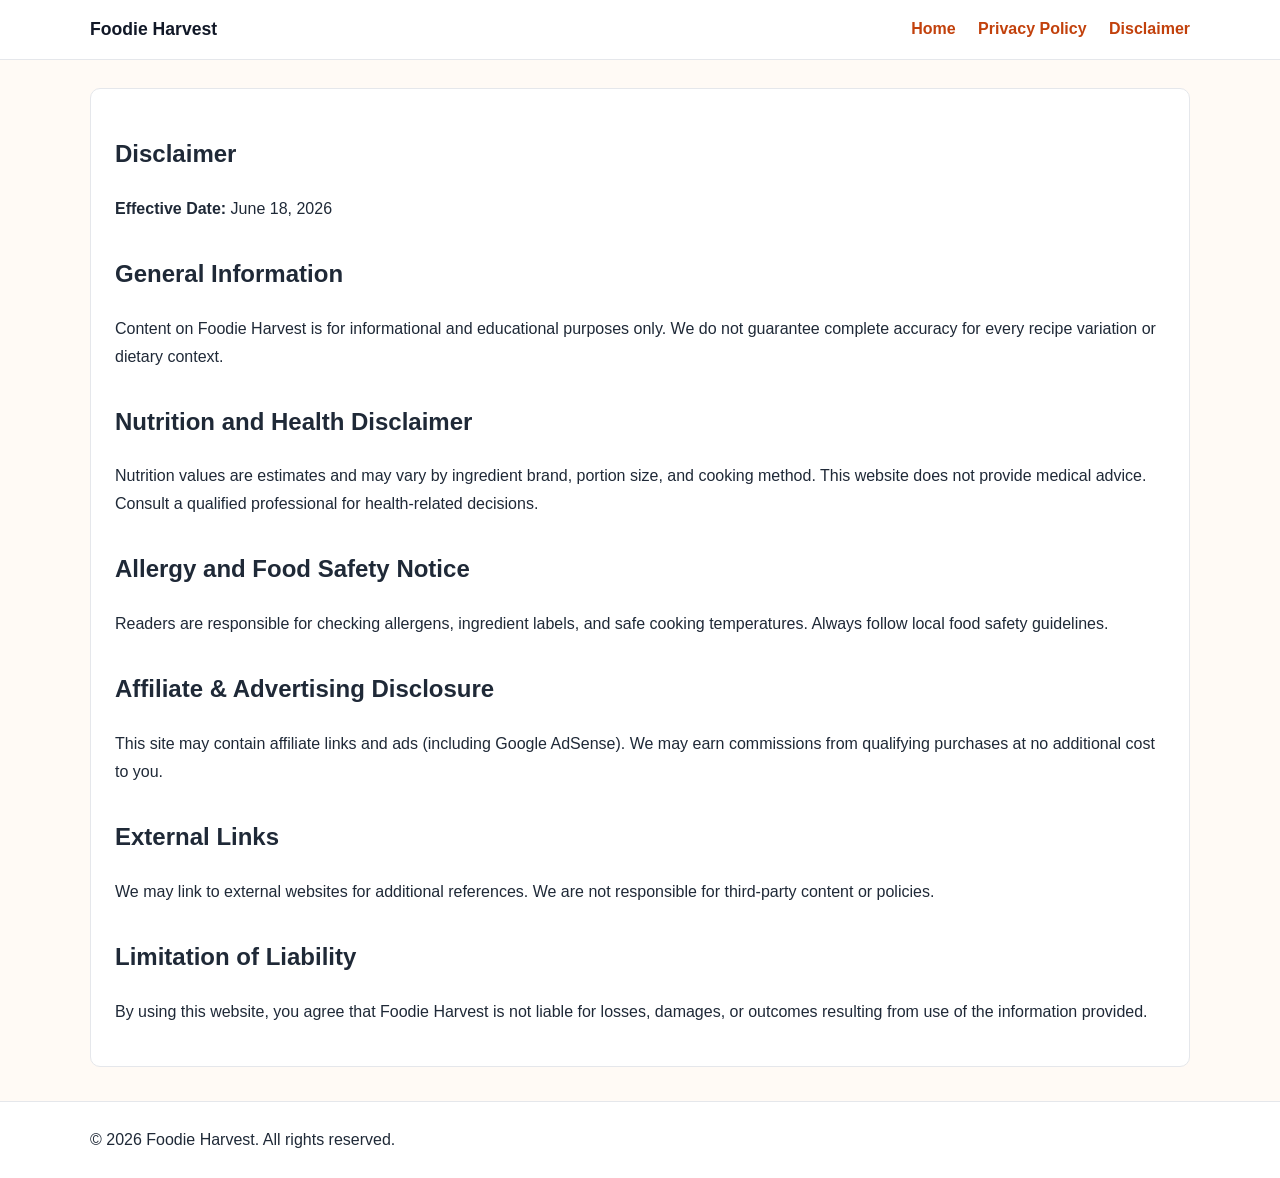
<file: public/disclaimer.html>
<!DOCTYPE html>
<html lang="en">
<head>
  <meta charset="UTF-8" />
  <meta name="viewport" content="width=device-width, initial-scale=1.0" />
  <title>Disclaimer | Foodie Harvest</title>
  <meta name="description" content="Disclaimer for Foodie Harvest." />
  <meta name="robots" content="index, follow" />
  <link rel="canonical" href="https://example.com/disclaimer.html" />
  <link rel="stylesheet" href="style.css" />
</head>
<body>
  <header class="site-header">
    <div class="container header-wrap">
      <a class="logo" href="index.html">Foodie Harvest</a>
      <nav aria-label="Main Navigation">
        <a href="index.html">Home</a>
        <a href="privacy-policy.html">Privacy Policy</a>
        <a href="disclaimer.html">Disclaimer</a>
      </nav>
    </div>
  </header>

  <main class="container">
    <article class="page">
      <h1>Disclaimer</h1>
      <p><strong>Effective Date:</strong> June 18, 2026</p>

      <h2>General Information</h2>
      <p>
        Content on Foodie Harvest is for informational and educational purposes only.
        We do not guarantee complete accuracy for every recipe variation or dietary context.
      </p>

      <h2>Nutrition and Health Disclaimer</h2>
      <p>
        Nutrition values are estimates and may vary by ingredient brand, portion size, and cooking method.
        This website does not provide medical advice. Consult a qualified professional for health-related decisions.
      </p>

      <h2>Allergy and Food Safety Notice</h2>
      <p>
        Readers are responsible for checking allergens, ingredient labels, and safe cooking temperatures.
        Always follow local food safety guidelines.
      </p>

      <h2>Affiliate & Advertising Disclosure</h2>
      <p>
        This site may contain affiliate links and ads (including Google AdSense).
        We may earn commissions from qualifying purchases at no additional cost to you.
      </p>

      <h2>External Links</h2>
      <p>
        We may link to external websites for additional references. We are not responsible for third-party content or policies.
      </p>

      <h2>Limitation of Liability</h2>
      <p>
        By using this website, you agree that Foodie Harvest is not liable for losses, damages, or outcomes
        resulting from use of the information provided.
      </p>
    </article>
  </main>

  <footer class="site-footer">
    <div class="container">
      <p>© 2026 Foodie Harvest. All rights reserved.</p>
    </div>
  </footer>
</body>
</html>
</file>
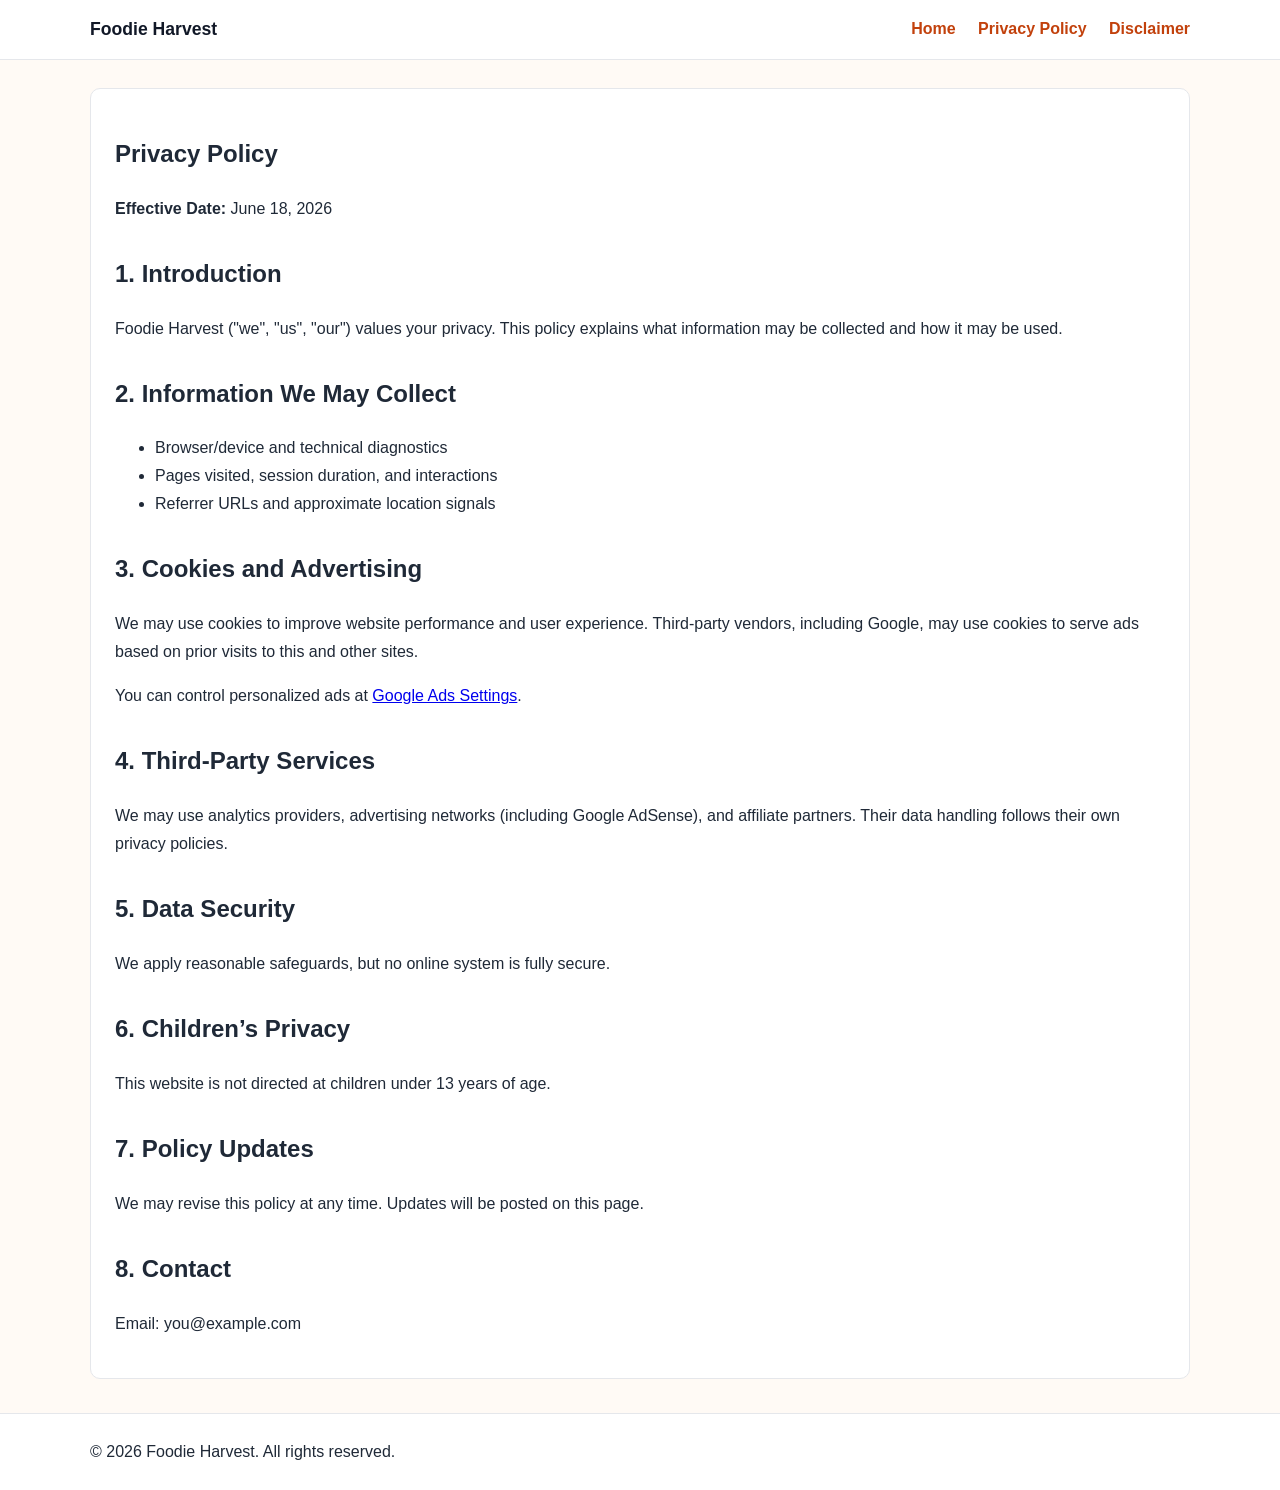
<file: public/privacy-policy.html>
<!DOCTYPE html>
<html lang="en">
<head>
  <meta charset="UTF-8" />
  <meta name="viewport" content="width=device-width, initial-scale=1.0" />
  <title>Privacy Policy | Foodie Harvest</title>
  <meta name="description" content="Privacy Policy for Foodie Harvest." />
  <meta name="robots" content="index, follow" />
  <link rel="canonical" href="https://example.com/privacy-policy.html" />
  <link rel="stylesheet" href="style.css" />
</head>
<body>
  <header class="site-header">
    <div class="container header-wrap">
      <a class="logo" href="index.html">Foodie Harvest</a>
      <nav aria-label="Main Navigation">
        <a href="index.html">Home</a>
        <a href="privacy-policy.html">Privacy Policy</a>
        <a href="disclaimer.html">Disclaimer</a>
      </nav>
    </div>
  </header>

  <main class="container">
    <article class="page">
      <h1>Privacy Policy</h1>
      <p><strong>Effective Date:</strong> June 18, 2026</p>

      <h2>1. Introduction</h2>
      <p>
        Foodie Harvest ("we", "us", "our") values your privacy.
        This policy explains what information may be collected and how it may be used.
      </p>

      <h2>2. Information We May Collect</h2>
      <ul>
        <li>Browser/device and technical diagnostics</li>
        <li>Pages visited, session duration, and interactions</li>
        <li>Referrer URLs and approximate location signals</li>
      </ul>

      <h2>3. Cookies and Advertising</h2>
      <p>
        We may use cookies to improve website performance and user experience.
        Third-party vendors, including Google, may use cookies to serve ads based on prior visits to this and other sites.
      </p>
      <p>
        You can control personalized ads at
        <a href="https://www.google.com/settings/ads" target="_blank" rel="nofollow noopener">Google Ads Settings</a>.
      </p>

      <h2>4. Third-Party Services</h2>
      <p>
        We may use analytics providers, advertising networks (including Google AdSense), and affiliate partners.
        Their data handling follows their own privacy policies.
      </p>

      <h2>5. Data Security</h2>
      <p>We apply reasonable safeguards, but no online system is fully secure.</p>

      <h2>6. Children’s Privacy</h2>
      <p>This website is not directed at children under 13 years of age.</p>

      <h2>7. Policy Updates</h2>
      <p>We may revise this policy at any time. Updates will be posted on this page.</p>

      <h2>8. Contact</h2>
      <p>Email: you@example.com</p>
    </article>
  </main>

  <footer class="site-footer">
    <div class="container">
      <p>© 2026 Foodie Harvest. All rights reserved.</p>
    </div>
  </footer>
</body>
</html>
</file>
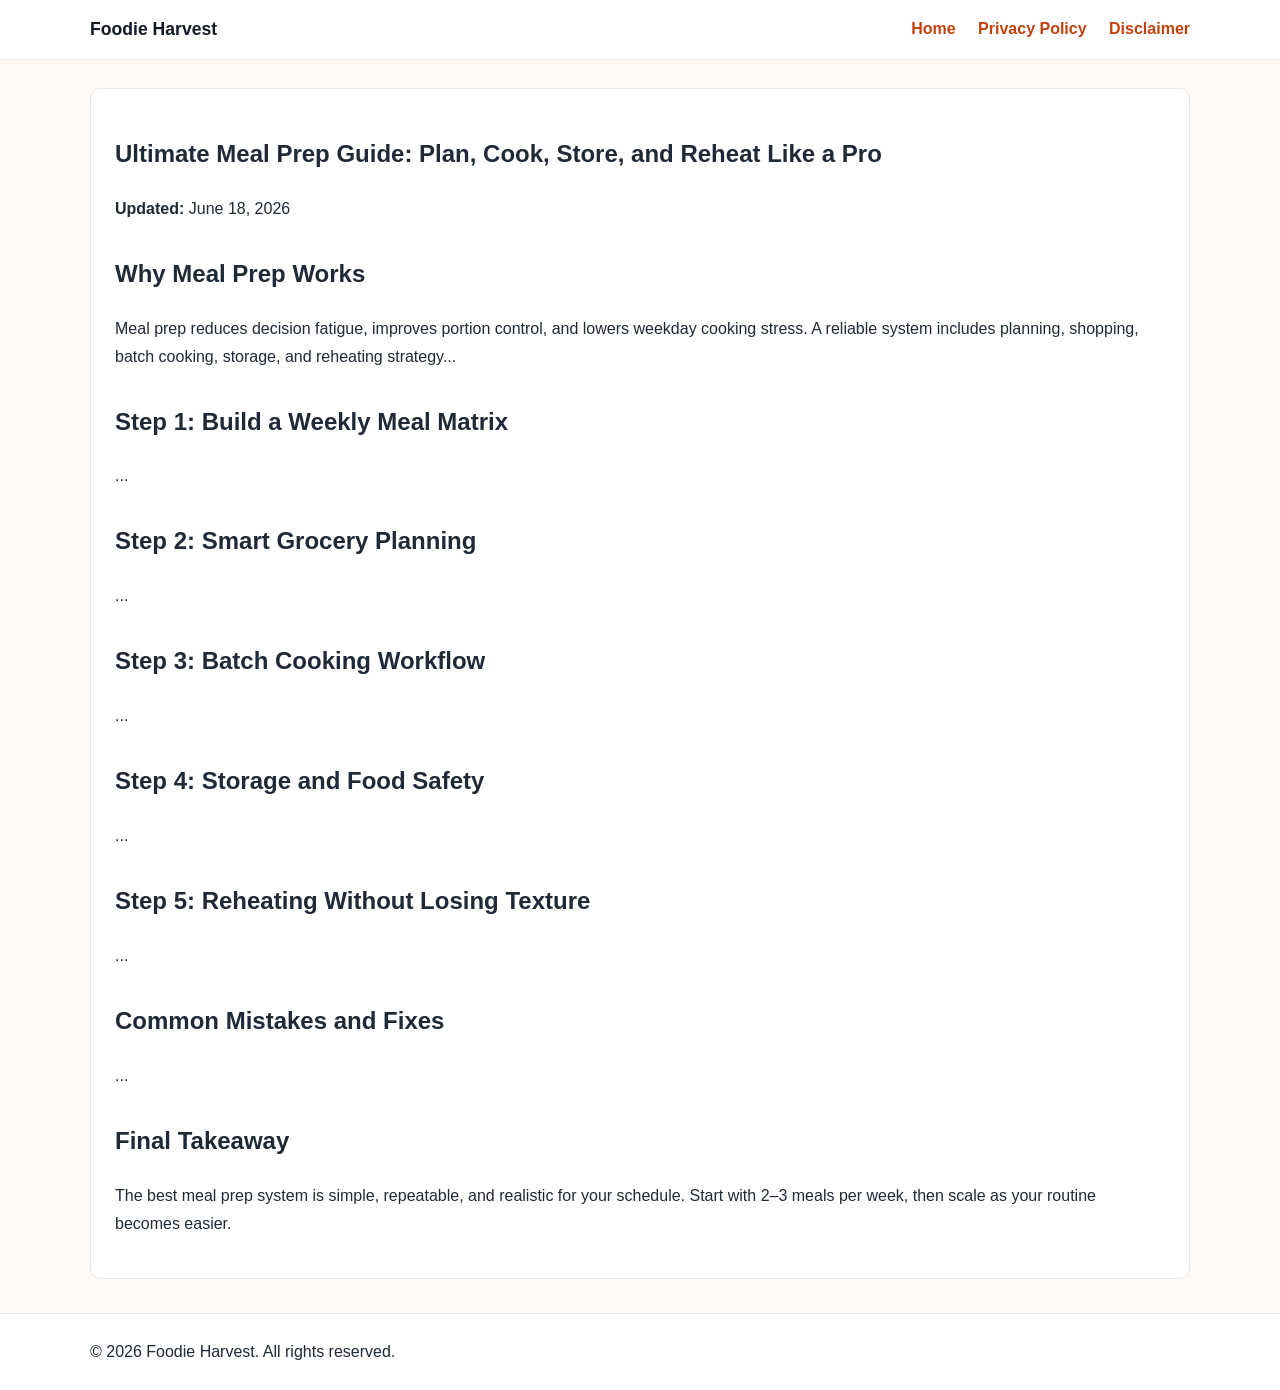
<file: public/articles/ultimate-meal-prep-guide.html>
<!DOCTYPE html>
<html lang="en">
<head>
  <meta charset="UTF-8" />
  <meta name="viewport" content="width=device-width, initial-scale=1.0" />
  <title>Ultimate Meal Prep Guide | Foodie Harvest</title>
  <meta name="description" content="A complete long-form meal prep guide covering planning, batch cooking, storage safety, reheating, and weekly execution." />
  <meta name="robots" content="index, follow" />
  <link rel="canonical" href="https://example.com/articles/ultimate-meal-prep-guide.html" />
  <link rel="stylesheet" href="../style.css" />
</head>
<body>
  <header class="site-header">
    <div class="container header-wrap">
      <a class="logo" href="../index.html">Foodie Harvest</a>
      <nav aria-label="Main Navigation">
        <a href="../index.html">Home</a>
        <a href="../privacy-policy.html">Privacy Policy</a>
        <a href="../disclaimer.html">Disclaimer</a>
      </nav>
    </div>
  </header>

  <main class="container">
    <article class="page">
      <h1>Ultimate Meal Prep Guide: Plan, Cook, Store, and Reheat Like a Pro</h1>
      <p><strong>Updated:</strong> June 18, 2026</p>

      <h2>Why Meal Prep Works</h2>
      <p>
        Meal prep reduces decision fatigue, improves portion control, and lowers weekday cooking stress.
        A reliable system includes planning, shopping, batch cooking, storage, and reheating strategy...
      </p>

      <h2>Step 1: Build a Weekly Meal Matrix</h2>
      <p>...</p>

      <h2>Step 2: Smart Grocery Planning</h2>
      <p>...</p>

      <h2>Step 3: Batch Cooking Workflow</h2>
      <p>...</p>

      <h2>Step 4: Storage and Food Safety</h2>
      <p>...</p>

      <h2>Step 5: Reheating Without Losing Texture</h2>
      <p>...</p>

      <h2>Common Mistakes and Fixes</h2>
      <p>...</p>

      <h2>Final Takeaway</h2>
      <p>
        The best meal prep system is simple, repeatable, and realistic for your schedule.
        Start with 2–3 meals per week, then scale as your routine becomes easier.
      </p>
    </article>
  </main>

  <footer class="site-footer">
    <div class="container">
      <p>© 2026 Foodie Harvest. All rights reserved.</p>
    </div>
  </footer>
</body>
</html>
</file>
<file: public/style.css>
:root{
  --bg:#fffaf5;
  --surface:#ffffff;
  --text:#1f2937;
  --muted:#6b7280;
  --accent:#c2410c;
  --border:#e5e7eb;
}

*{box-sizing:border-box}
html,body{margin:0;padding:0}

body{
  font-family: Arial, Helvetica, sans-serif;
  color:var(--text);
  background:var(--bg);
  line-height:1.75;
}

.container{
  width:min(1100px,92%);
  margin:0 auto;
}

.site-header{
  background:#fff;
  border-bottom:1px solid var(--border);
}
.header-wrap{
  display:flex;
  justify-content:space-between;
  align-items:center;
  padding:14px 0;
}

.logo{
  text-decoration:none;
  color:#111827;
  font-size:1.1rem;
  font-weight:700;
}

nav a{
  text-decoration:none;
  color:var(--accent);
  font-weight:600;
  margin-left:18px;
}
nav a:hover{ text-decoration:underline; }

.hero{
  padding:34px 0 8px;
}
.hero h1{
  margin:0 0 8px;
  line-height:1.2;
}
.hero p{
  margin:0;
  color:var(--muted);
}

h2{ margin-top:30px; }

.grid{
  display:grid;
  grid-template-columns:repeat(auto-fit,minmax(260px,1fr));
  gap:16px;
}
.card{
  background:var(--surface);
  border:1px solid var(--border);
  border-radius:10px;
  padding:16px;
}
.card h3{
  margin-top:0;
  line-height:1.35;
}
.card a{
  color:#111827;
  text-decoration:none;
}
.card a:hover{
  color:var(--accent);
  text-decoration:underline;
}

.trust-box ul{
  background:var(--surface);
  border:1px solid var(--border);
  border-radius:10px;
  padding:16px 24px;
}

.page{
  margin-top:28px;
  background:var(--surface);
  border:1px solid var(--border);
  border-radius:10px;
  padding:24px;
}

.site-footer{
  margin-top:34px;
  border-top:1px solid var(--border);
  background:#fff;
}
.site-footer .container{ padding:18px 0; }
.site-footer p{ margin:6px 0; }
.site-footer a{
  color:var(--accent);
  text-decoration:none;
}
.site-footer a:hover{ text-decoration:underline; }
</file>
